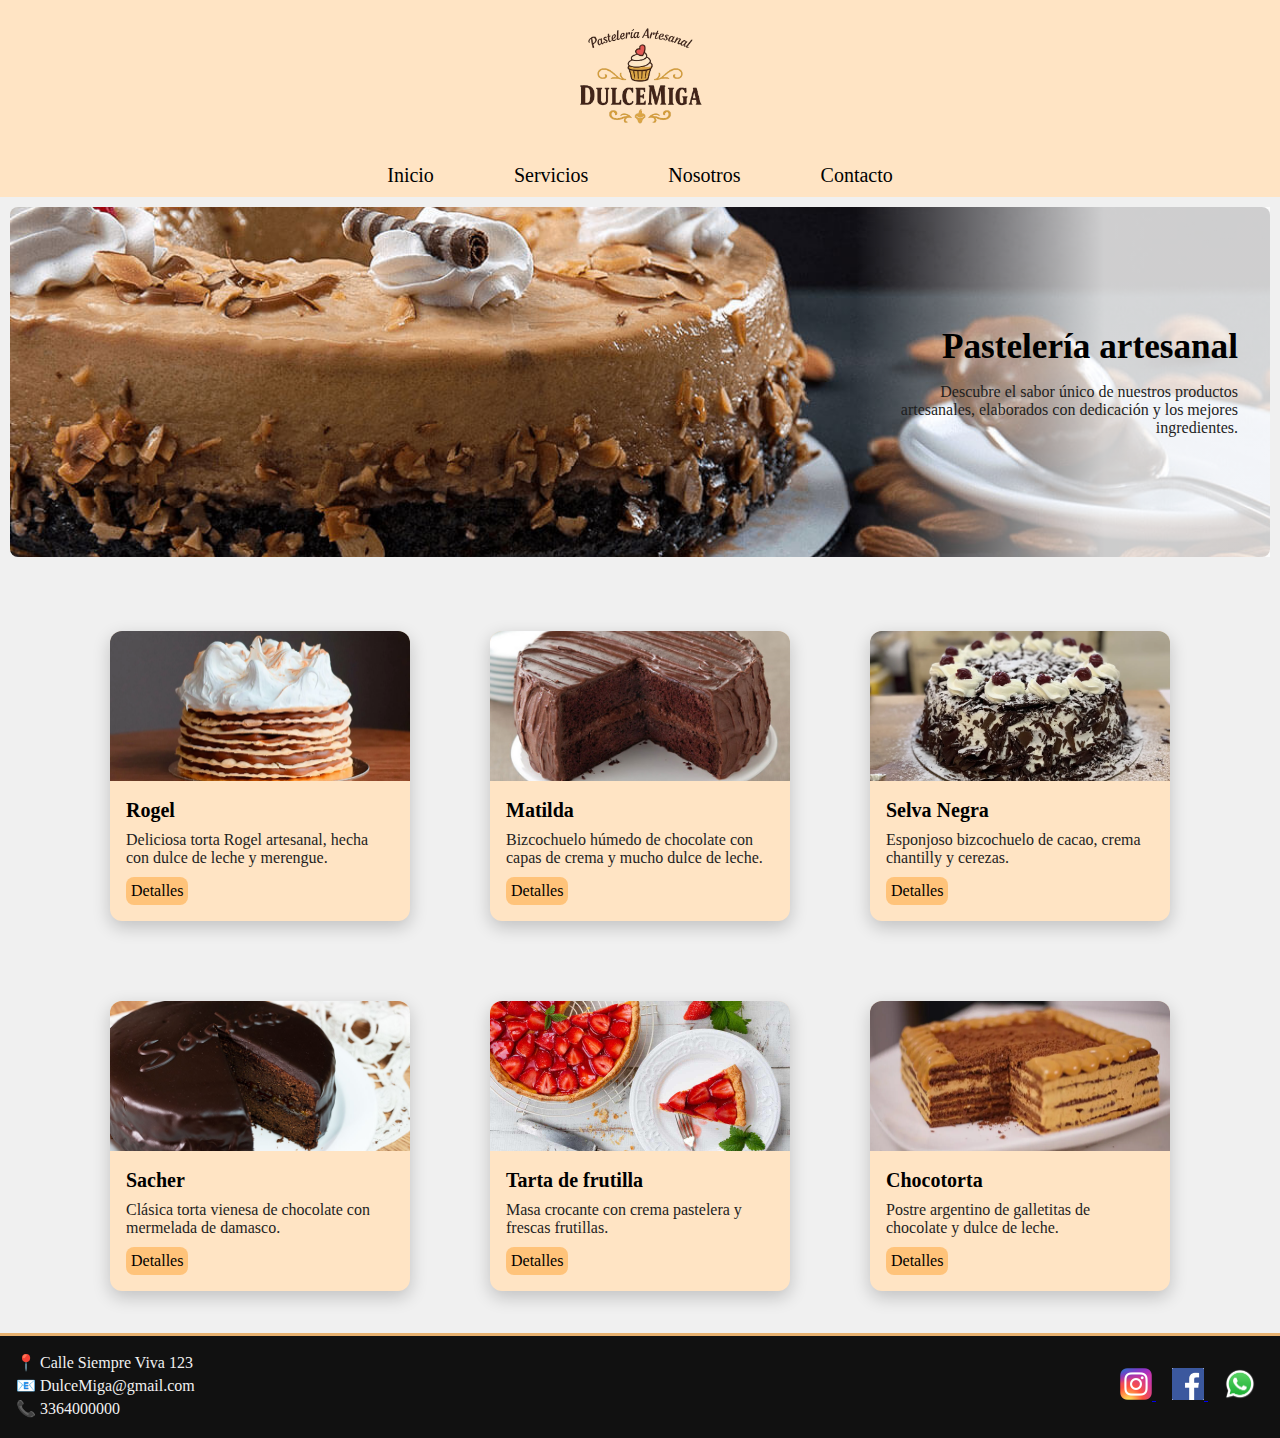
<file: index.html>
<!DOCTYPE html>
<html>
  <head>
    <meta charset="UTF-8" />
    <meta name="viewport" content="width=device-width, initial-scale=1.0" />
    <link rel="stylesheet" href="./css/style.css" />
    <link rel="Logo" type="image/png" href="./img/Logo.png">
    <title>DulceMiga - Pasteleria Artesanal</title>
  </head>
  <body>
    <header>
      <div class="logo">
        <img src="./img/Logo.png" alt="Logo de DulceMiga" />
      </div>
      <nav>
        <ul>
          <li><a class="nav__link" href="./index.html">Inicio</a></li>
          <li>
            <a class="nav__link" href="./pages/servicios.html">Servicios</a>
          </li>
          <li><a class="nav__link" href="./pages/equipo.html">Nosotros</a></li>
          <li>
            <a class="nav__link" href="./pages/contacto.html">Contacto</a>
          </li>
        </ul>
      </nav>
    </header>
    <main>
      <section class="intro">
        <img class="intro__img" src="./img/MediaNoche.jpg" alt="Imagen de presentacion" />
        <aside class="intro__content">
          <h1 class="intro__title">Pastelería artesanal</h1>
          <p class="intro__text">
            Descubre el sabor único de nuestros productos artesanales,
            elaborados con dedicación y los mejores ingredientes.
          </p>
        </aside>
      </section>

      <section class="cards">
        <article class="card">
          <img
            src="./img/rogel.jpg"
            alt="Rogel, torta artesanal"
            loading="lazy"
            class="card__image"
          />
          <div class="card__content">
            <h2 class="card__title">Rogel</h2>
            <p class="card__text">
              Deliciosa torta Rogel artesanal, hecha con dulce de leche y
              merengue.
            </p>
            <div class="card__actions">
              <a href="./pages/servicios.html" class="btn btn__outline">Detalles</a>
            </div>
          </div>
        </article>
        <article class="card">
          <img
            src="./img/Torta-Matilda.jpg"
            alt="Torta Mailda"
            loading="lazy"
            class="card__image"
          />
          <div class="card__content">
            <h2 class="card__title">Matilda</h2>
            <p class="card__text">
              Bizcochuelo húmedo de chocolate con capas de crema y mucho dulce
              de leche.
            </p>
            <div class="card__actions">
              <a href="./pages/servicios.html" class="btn__outline">Detalles</a>
            </div>
          </div>
        </article>
        <article class="card">
          <img
            src="./img/torta_selva_negra.jpg"
            alt="Torta selva negra"
            loading="lazy"
            class="card__image"
          />
          <div class="card__content">
            <h2 class="card__title">Selva Negra</h2>
            <p class="card__text">
              Esponjoso bizcochuelo de cacao, crema chantilly y cerezas.
            </p>
            <div class="card__actions">
              <a href="./pages/servicios.html" class="btn btn__outline">Detalles</a>
            </div>
          </div>
        </article>
        <article class="card">
          <img
            src="./img/torta__sacher.jpg"
            alt="Torta sacher"
            loading="lazy"
            class="card__image"
          />
          <div class="card__content">
            <h2 class="card__title">Sacher</h2>
            <p class="card__text">
              Clásica torta vienesa de chocolate con mermelada de damasco.
            </p>
            <div class="card__actions">
              <a href="./pages/servicios.html" class="btn btn__outline">Detalles</a>
            </div>
          </div>
        </article>
        <article class="card">
          <img
            src="./img/Tarta-de-frutilla.jpg"
            alt="Tarta de frutilla"
            loading="lazy"
            class="card__image"
          />
          <div class="card__content">
            <h2 class="card__title">Tarta de frutilla</h2>
            <p class="card__text">
              Masa crocante con crema pastelera y frescas frutillas.
            </p>
            <div class="card__actions">
              <a href="./pages/servicios.html" class="btn btn__outline">Detalles</a>
            </div>
          </div>
        </article>
        <article class="card">
          <img
            src="./img/torta_chocotorta.jpg"
            alt="Chocotorta"
            loading="lazy"
            class="card__image"
          />
          <div class="card__content">
            <h2 class="card__title">Chocotorta</h2>
            <p class="card__text">
              Postre argentino de galletitas de chocolate y dulce de leche.
            </p>
            <div class="card__actions">
              <a href="./pages/servicios.html" class="btn btn__outline">Detalles</a>
            </div>
          </div>
        </article>
      </section>
    </main>
    <footer class="footer">
      <div class="footer__contact">
        <p>📍 Calle Siempre Viva 123</p>
        <p>📧 DulceMiga@gmail.com</p>
        <p>📞 3364000000</p>
      </div>
      <nav class="footer__networks">
        <a href="https://www.instagram.com/" title="Instagram" target="_blank">
          <img
            class="social__icon"
            src="./img/instagram.jpg"
            alt="Instagram"
          />
        </a>
        <a href="https://www.facebook.com/" title="Facebook" target="_blank">
          <img class="social__icon" src="./img/facebook.jpg" alt="Facebook" />
        </a>
        <a href="https://www.WhatsApp.com/" title="WhatsApp" target="_blank">
          <img class="social__icon" src="./img/WhatsApp.jpg" alt="WhatsApp" />
        </a>
      </nav>
    </footer>
  </body>
</html>
</file>
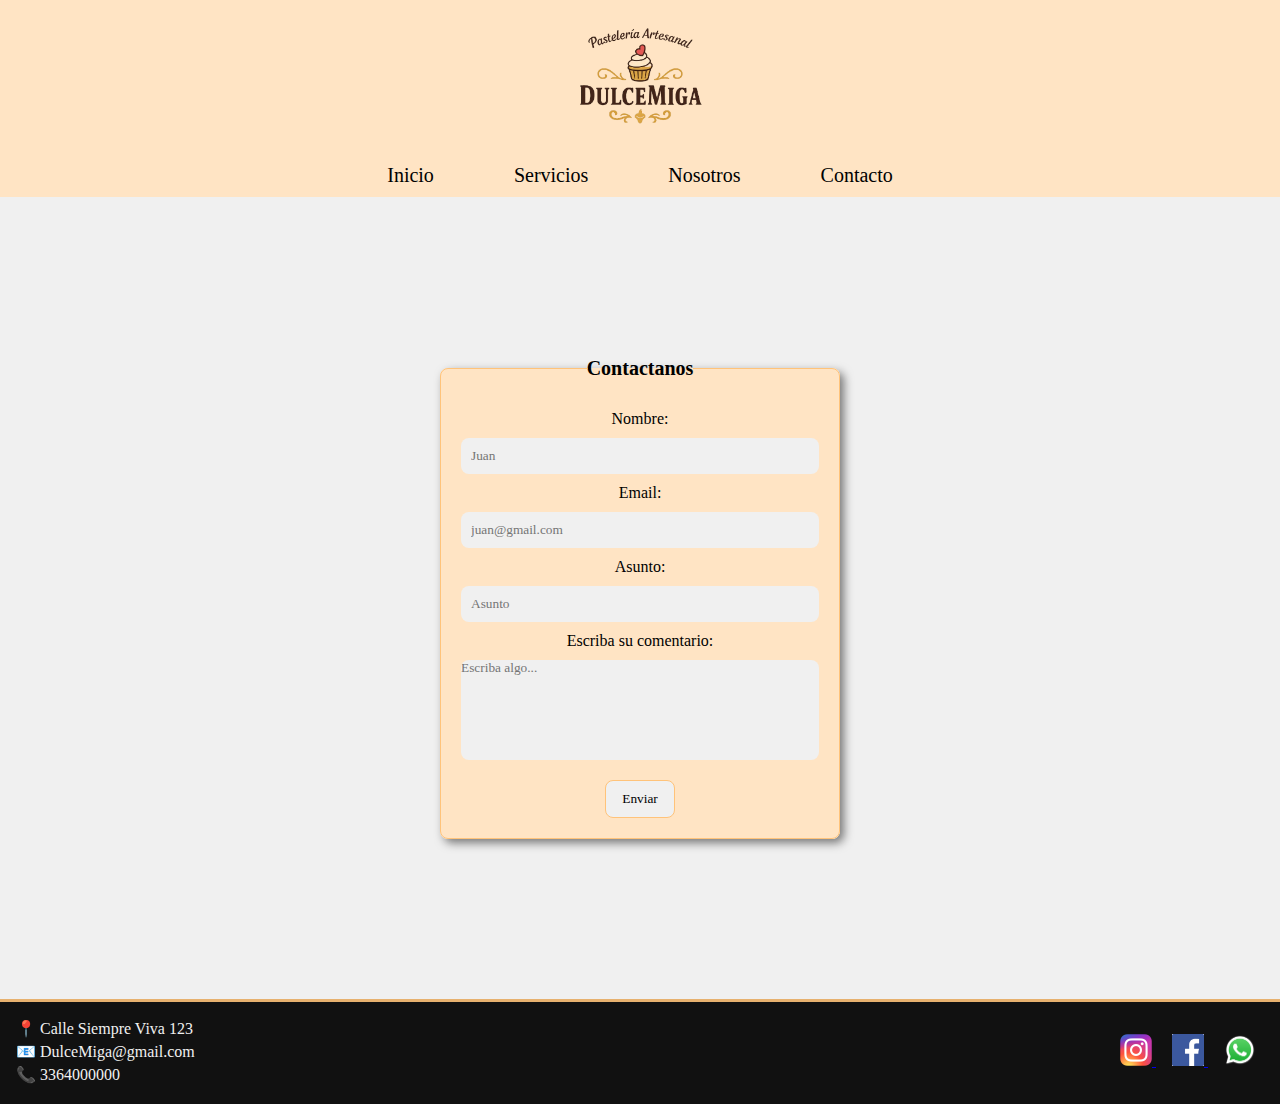
<file: pages/contacto.html>
<!DOCTYPE html>
<html>
  <head>
    <meta charset="UTF-8" />
    <meta name="viewport" content="width=device-width, initial-scale=1.0" />
    <link rel="stylesheet" href="../css/style.css" />
    <link rel="Logo" type="image/png" href="../img/Logo.png" />
    <title>Contacto</title>
  </head>
  <body>
    <header>
      <div class="logo">
        <img src="../img/Logo.png" alt="Logo de DulceMiga" />
      </div>
      <nav>
        <ul>
          <li><a class="nav__link" href="../index.html">Inicio</a></li>
          <li>
            <a class="nav__link" href="../pages/servicios.html">Servicios</a>
          </li>
          <li><a class="nav__link" href="../pages/equipo.html">Nosotros</a></li>
          <li>
            <a class="nav__link" href="../pages/contacto.html">Contacto</a>
          </li>
        </ul>
      </nav>
    </header>
    <main>
      <form action="#" method="#">
        <fieldset class="formulario">
          <legend class="title__form">Contactanos</legend>

          <label for="nombreUsuario">Nombre:</label>
          <input
            type="text"
            id="nombreUsuario"
            name="nombre"
            placeholder="Juan"
            required
          />

          <label for="emailUsuario">Email:</label>
          <input
            type="email"
            id="emailUsuario"
            name="email"
            placeholder="juan@gmail.com"
            required
          />

          <label for="asuntoUsuario">Asunto:</label>
          <input
            type="text"
            id="asuntoUsuario"
            name="asunto"
            placeholder="Asunto"
            required
          />

          <label for="comentario">Escriba su comentario:</label>
          <textarea
            name="comentario"
            id="comentario"
            placeholder="Escriba algo..."
            required
          ></textarea>

          <button type="submit">Enviar</button>
        </fieldset>
      </form>
    </main>
    <footer class="footer">
      <div class="footer__contact">
        <p>📍 Calle Siempre Viva 123</p>
        <p>📧 DulceMiga@gmail.com</p>
        <p>📞 3364000000</p>
      </div>
      <nav class="footer__networks">
        <a href="https://www.instagram.com/" title="Instagram" target="_blank">
          <img
            class="social__icon"
            src="../img/instagram.jpg"
            alt="Instagram"
          />
        </a>
        <a href="https://www.facebook.com/" title="Facebook" target="_blank">
          <img class="social__icon" src="../img/facebook.jpg" alt="Facebook" />
        </a>
        <a href="https://www.WhatsApp.com/" title="WhatsApp" target="_blank">
          <img class="social__icon" src="../img/WhatsApp.jpg" alt="WhatsApp" />
        </a>
      </nav>
    </footer>
  </body>
</html>
</file>
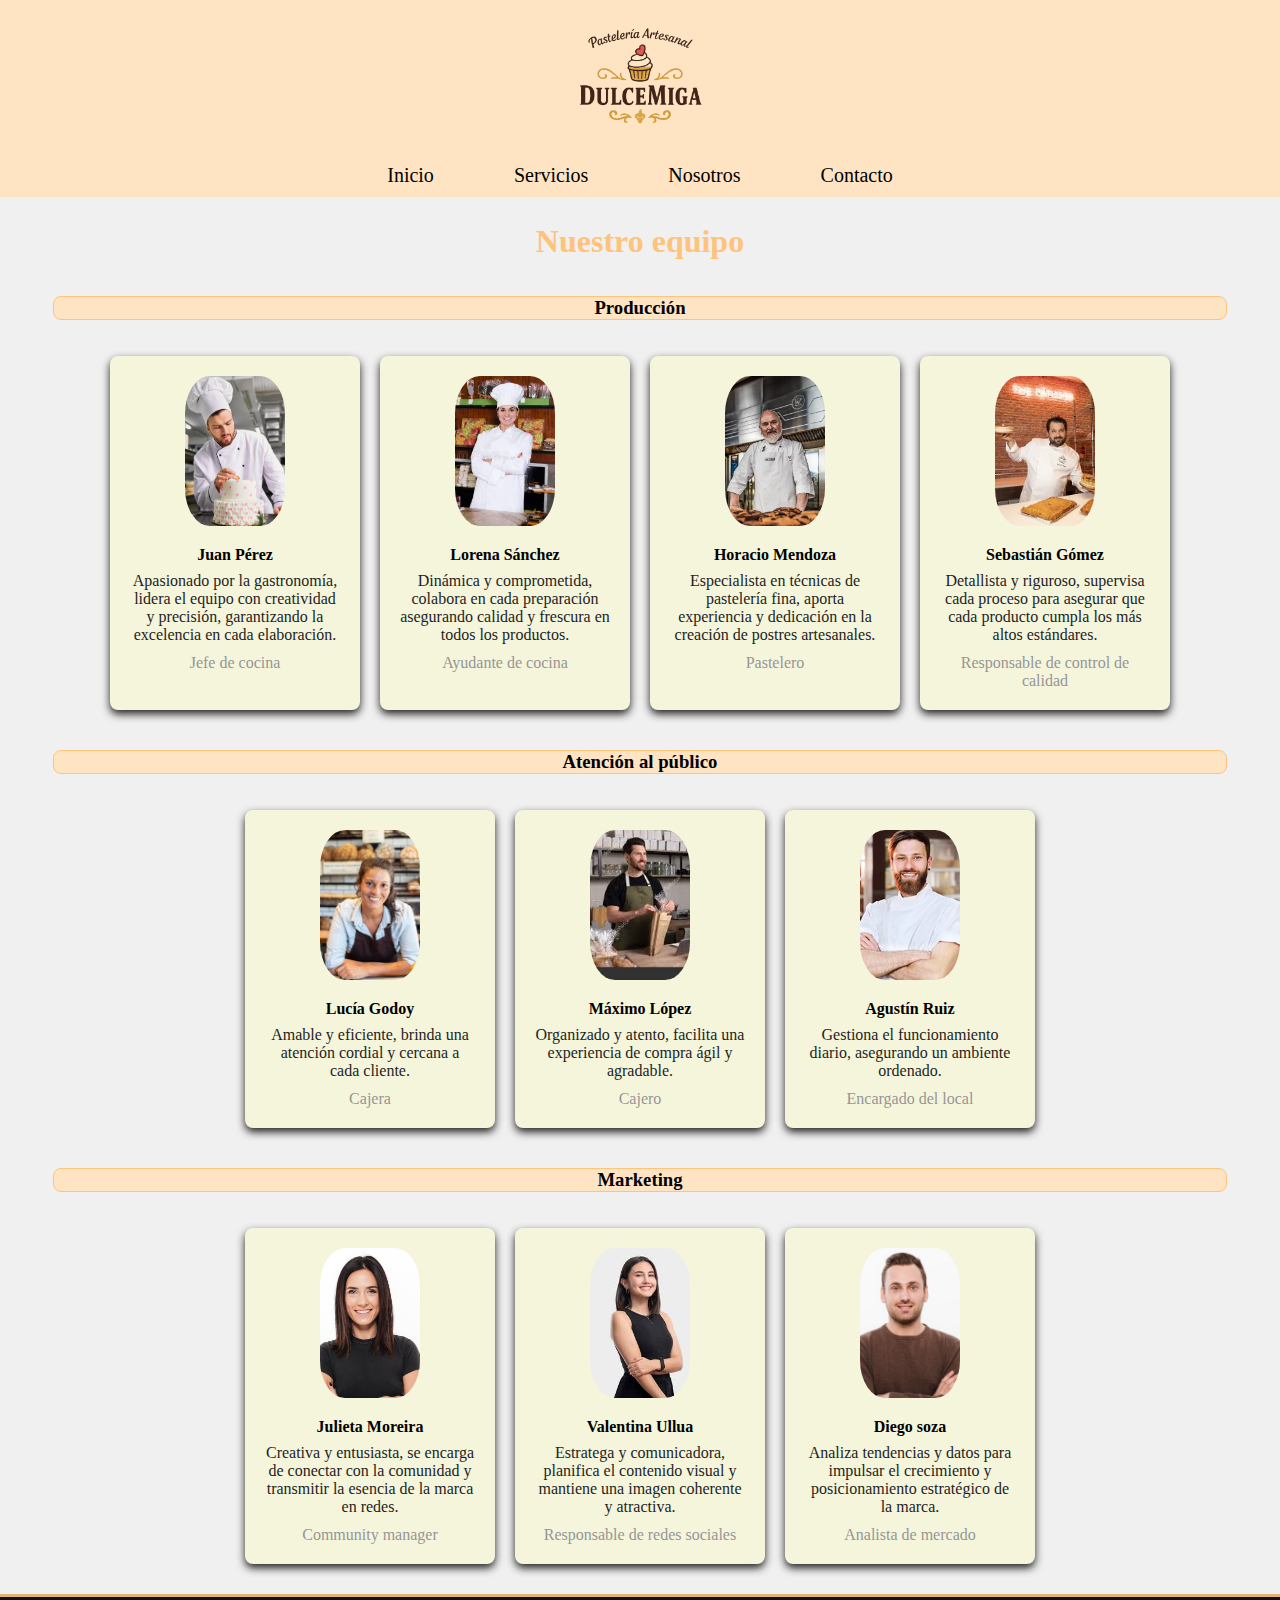
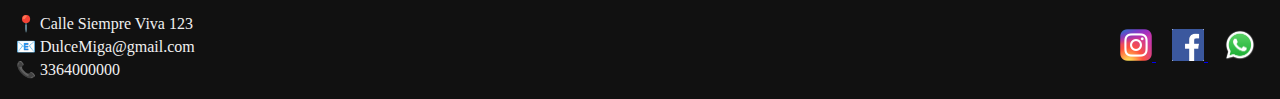
<file: pages/equipo.html>
<!DOCTYPE html>
<html>
  <head>
    <meta charset="UTF-8" />
    <meta name="viewport" content="width=device-width, initial-scale=1.0" />
    <link rel="stylesheet" href="../css/style.css" />
    <link rel="Logo" type="image/png" href="../img/Logo.png" />
    <title>Nosotros</title>
  </head>
  <body>
    <header>
      <div class="logo">
        <img src="../img/Logo.png" alt="Logo de DulceMiga" />
      </div>
      <nav>
        <ul>
          <li><a class="nav__link" href="../index.html">Inicio</a></li>
           <li>
            <a class="nav__link" href="../pages/servicios.html">Servicios</a>
          </li>
          <li><a class="nav__link" href="../pages/equipo.html">Nosotros</a></li>
          <li>
            <a class="nav__link" href="../pages/contacto.html">Contacto</a>
          </li>
        </ul>
      </nav>
    </header>
    <main>
      <section class="team">
        <h2>Nuestro equipo</h2>

        <section class="team__container">
          <h3>Producción</h3>
          <article class="team__card">
            <img src="../img/chef1.jpg" alt="" />
            <h4>Juan Pérez</h4>
            <p class="card__text">
              Apasionado por la gastronomía, lidera el equipo con creatividad y
              precisión, garantizando la excelencia en cada elaboración.
            </p>
            <p class="card__text__two">Jefe de cocina</p>
          </article>
          <article class="team__card">
            <img src="../img/ayudante_pasteleria.jpg" alt="" />
            <h4>Lorena Sánchez</h4>
            <p class="card__text">
              Dinámica y comprometida, colabora en cada preparación asegurando
              calidad y frescura en todos los productos.
            </p>
            <p class="card__text__two">Ayudante de cocina</p>
          </article>
          <article class="team__card">
            <img src="../img/pastelero.jpg" alt="" />
            <h4>Horacio Mendoza</h4>
            <p class="card__text">
              Especialista en técnicas de pastelería fina, aporta experiencia y
              dedicación en la creación de postres artesanales.
            </p>
            <p class="card__text__two">Pastelero</p>
          </article>
          <article class="team__card">
            <img src="../img/control_de_calidad.jpg" alt="" />
            <h4>Sebastián Gómez</h4>
            <p class="card__text">
              Detallista y riguroso, supervisa cada proceso para asegurar que
              cada producto cumpla los más altos estándares.
            </p>
            <p class="card__text__two">Responsable de control de calidad</p>
          </article>
        </section>

        <section class="team__container">
          <h3>Atención al público</h3>
          <article class="team__card">
            <img src="../img/cajera.jpg" alt="" />
            <h4>Lucía Godoy</h4>
            <p class="card__text">
              Amable y eficiente, brinda una atención cordial y cercana a cada
              cliente.
            </p>
            <p class="card__text__two">Cajera</p>
          </article>
          <article class="team__card">
            <img src="../img/cajero.jpg" alt="" />
            <h4>Máximo López</h4>
            <p class="card__text">
              Organizado y atento, facilita una experiencia de compra ágil y
              agradable.
            </p>
            <p class="card__text__two">Cajero</p>
          </article>
          <article class="team__card">
            <img src="../img/encargado_local.jpg" alt="" />
            <h4>Agustín Ruiz</h4>
            <p class="card__text">
              Gestiona el funcionamiento diario, asegurando un ambiente
              ordenado.
            </p>
            <p class="card__text__two">Encargado del local</p>
          </article>
        </section>

        <section class="team__container">
          <h3>Marketing</h3>
          <article class="team__card">
            <img src="../img/comunity_manager.jpg" alt="" />
            <h4>Julieta Moreira</h4>
            <p class="card__text">
              Creativa y entusiasta, se encarga de conectar con la comunidad y
              transmitir la esencia de la marca en redes.
            </p>
            <p class="card__text__two">Community manager</p>
          </article>
          <article class="team__card">
            <img src="../img/encargada_de_publicidades.jfif" alt="" />
            <h4>Valentina Ullua</h4>
            <p class="card__text">
              Estratega y comunicadora, planifica el contenido visual y mantiene
              una imagen coherente y atractiva.
            </p>
            <p class="card__text__two">Responsable de redes sociales</p>
          </article>
          <article class="team__card">
            <img src="../img/analista de mercado.jpg" alt="" />
            <h4>Diego soza</h4>
            <p class="card__text">
              Analiza tendencias y datos para impulsar el crecimiento y
              posicionamiento estratégico de la marca.
            </p>
            <p class="card__text__two">Analista de mercado</p>
          </article>
        </section>
      </section>
    </main>
    <footer class="footer">
      <div class="footer__contact">
        <p>📍 Calle Siempre Viva 123</p>
        <p>📧 DulceMiga@gmail.com</p>
        <p>📞 3364000000</p>
      </div>
      <nav class="footer__networks">
        <a href="https://www.instagram.com/" title="Instagram">
          <img
            class="social__icon"
            src="../img/instagram.jpg"
            alt="Instagram"
          />
        </a>
        <a href="https://www.facebook.com/" title="Facebook">
          <img class="social__icon" src="../img/facebook.jpg" alt="Facebook" />
        </a>
        <a href="https://www.WhatsApp.com/" title="WhatsApp">
          <img class="social__icon" src="../img/WhatsApp.jpg" alt="WhatsApp" />
        </a>
      </nav>
    </footer>
  </body>
</html>
</file>
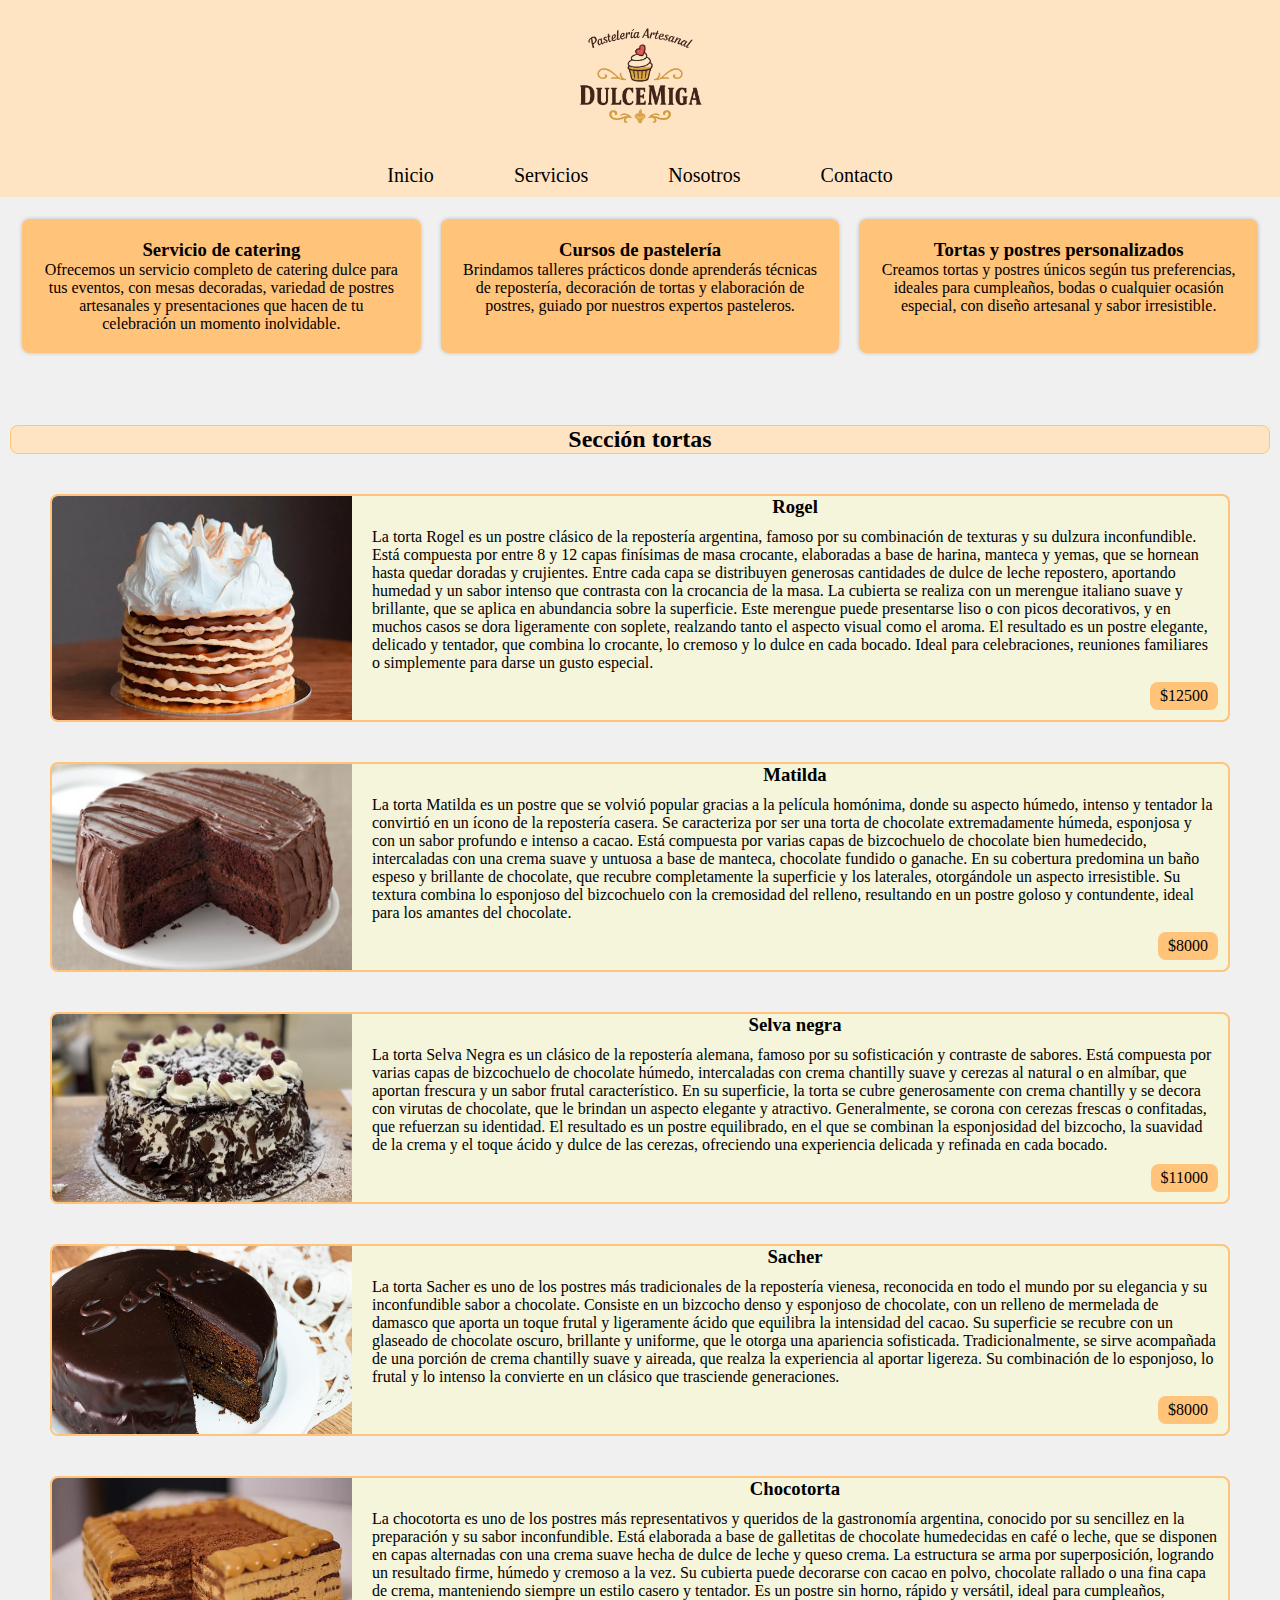
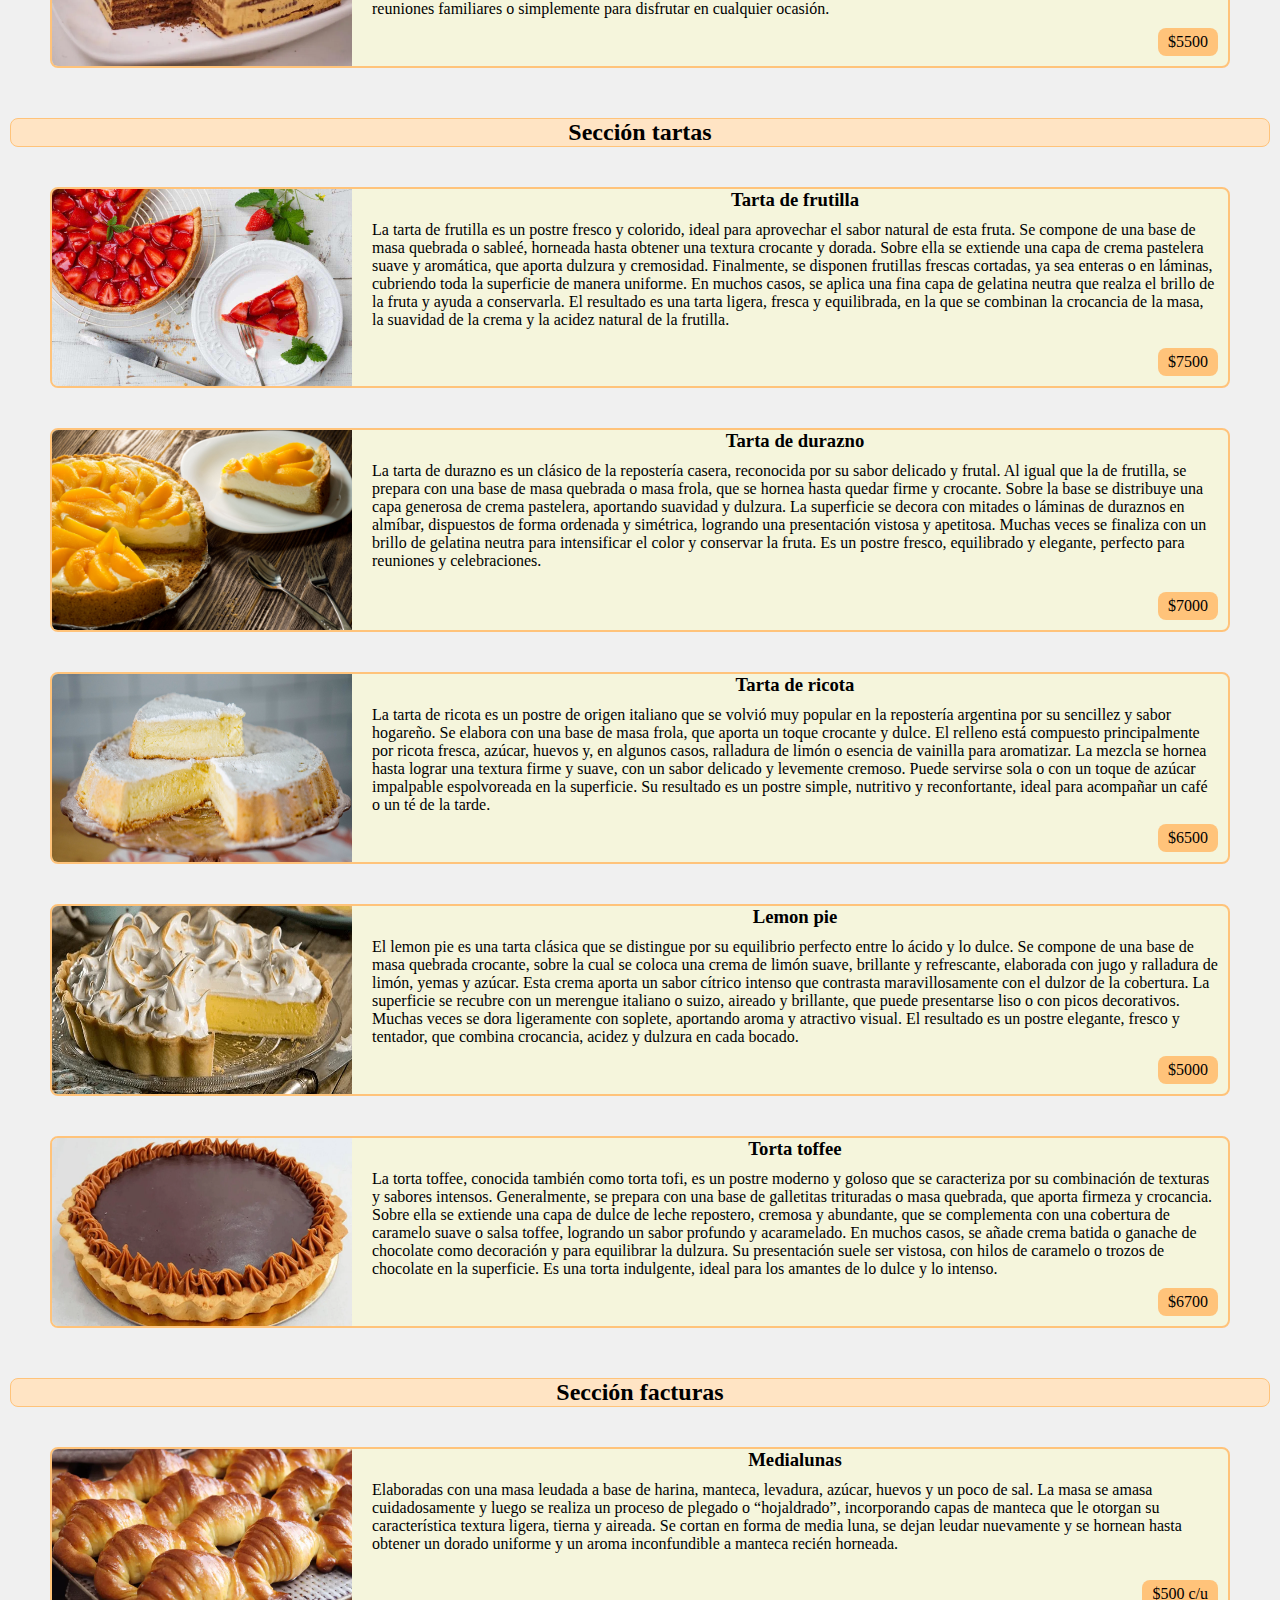
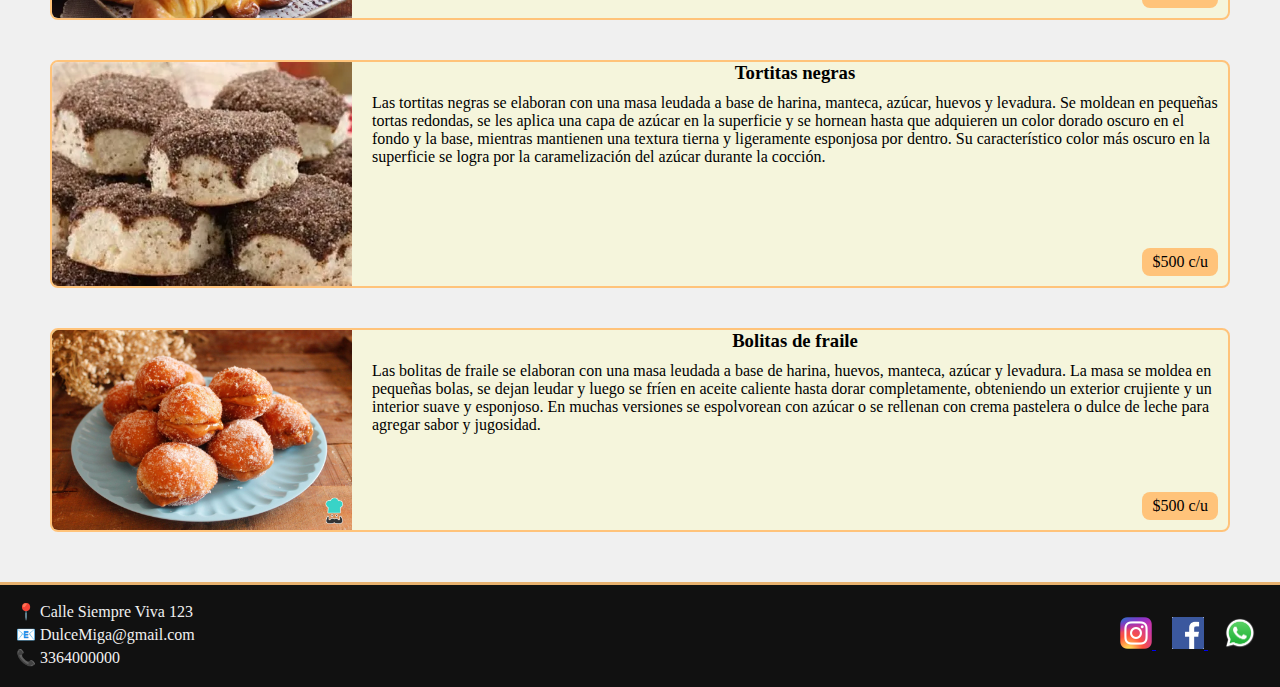
<file: pages/servicios.html>
<!DOCTYPE html>
<html>
  <head>
    <meta charset="UTF-8" />
    <meta name="viewport" content="width=device-width, initial-scale=1.0" />
    <link rel="stylesheet" href="../css/style.css" />
    <link rel="Logo" type="image/png" href="../img/Logo.png" />
    <title>Servicios</title>
  </head>
  <body>
    <header>
      <div class="logo">
        <img src="../img/Logo.png" alt="Logo de DulceMiga" />
      </div>
      <nav>
        <ul>
          <li><a class="nav__link" href="../index.html">Inicio</a></li>
           <li>
            <a class="nav__link" href="../pages/servicios.html">Servicios</a>
          </li>
          <li><a class="nav__link" href="../pages/equipo.html">Nosotros</a></li>
          <li>
            <a class="nav__link" href="../pages/contacto.html">Contacto</a>
          </li>
        </ul>
      </nav>
    </header>
    <main>
      <section class="services">
        <article class="service">
          <h3>Servicio de catering</h3>
          <p>
            Ofrecemos un servicio completo de catering dulce para tus eventos,
            con mesas decoradas, variedad de postres artesanales y
            presentaciones que hacen de tu celebración un momento inolvidable.
          </p>
        </article>
        <article class="service">
          <h3>Cursos de pastelería</h3>
          <p>
            Brindamos talleres prácticos donde aprenderás técnicas de
            repostería, decoración de tortas y elaboración de postres, guiado
            por nuestros expertos pasteleros.
          </p>
        </article>
        <article class="service">
          <h3>Tortas y postres personalizados</h3>
          <p>
            Creamos tortas y postres únicos según tus preferencias, ideales para
            cumpleaños, bodas o cualquier ocasión especial, con diseño artesanal
            y sabor irresistible.
          </p>
        </article>
      </section>
      <section>
        <section>
          <h2 class="title-section">Sección tortas</h2>
          <article class="card__services">
            <img
              src="../img/rogel.jpg"
              alt="Rogel, torta artesanal"
              loading="lazy"
              class="card__img__services"
            />
            <div class="card__content__services">
              <h3 class="card__title__servcices">Rogel</h3>
              <p class="card__text__services">
                La torta Rogel es un postre clásico de la repostería argentina,
                famoso por su combinación de texturas y su dulzura
                inconfundible. Está compuesta por entre 8 y 12 capas finísimas
                de masa crocante, elaboradas a base de harina, manteca y yemas,
                que se hornean hasta quedar doradas y crujientes. Entre cada
                capa se distribuyen generosas cantidades de dulce de leche
                repostero, aportando humedad y un sabor intenso que contrasta
                con la crocancia de la masa. La cubierta se realiza con un
                merengue italiano suave y brillante, que se aplica en abundancia
                sobre la superficie. Este merengue puede presentarse liso o con
                picos decorativos, y en muchos casos se dora ligeramente con
                soplete, realzando tanto el aspecto visual como el aroma. El
                resultado es un postre elegante, delicado y tentador, que
                combina lo crocante, lo cremoso y lo dulce en cada bocado. Ideal
                para celebraciones, reuniones familiares o simplemente para
                darse un gusto especial.
              </p>
              <span class="card__price__services">$12500</span>
            </div>
          </article>
          <article class="card__services">
            <img
              src="../img/Torta-Matilda.jpg"
              alt="Torta Matilda"
              loading="lazy"
              class="card__img__services"
            />
            <div class="card__content__services">
              <h3 class="card__title__servcices">Matilda</h3>
              <p class="card__text__services">
                La torta Matilda es un postre que se volvió popular gracias a la
                película homónima, donde su aspecto húmedo, intenso y tentador
                la convirtió en un ícono de la repostería casera. Se caracteriza
                por ser una torta de chocolate extremadamente húmeda, esponjosa
                y con un sabor profundo e intenso a cacao. Está compuesta por
                varias capas de bizcochuelo de chocolate bien humedecido,
                intercaladas con una crema suave y untuosa a base de manteca,
                chocolate fundido o ganache. En su cobertura predomina un baño
                espeso y brillante de chocolate, que recubre completamente la
                superficie y los laterales, otorgándole un aspecto irresistible.
                Su textura combina lo esponjoso del bizcochuelo con la
                cremosidad del relleno, resultando en un postre goloso y
                contundente, ideal para los amantes del chocolate.
              </p>
              <span class="card__price__services">$8000</span>
            </div>
          </article>
          <article class="card__services">
            <img
              src="../img/torta_selva_negra.jpg"
              alt="Torta selva negra"
              loading="lazy"
              class="card__img__services"
            />
            <div class="card__content__services">
              <h3 class="card__title__servcices">Selva negra</h3>
              <p class="card__text__services">
                La torta Selva Negra es un clásico de la repostería alemana,
                famoso por su sofisticación y contraste de sabores. Está
                compuesta por varias capas de bizcochuelo de chocolate húmedo,
                intercaladas con crema chantilly suave y cerezas al natural o en
                almíbar, que aportan frescura y un sabor frutal característico.
                En su superficie, la torta se cubre generosamente con crema
                chantilly y se decora con virutas de chocolate, que le brindan
                un aspecto elegante y atractivo. Generalmente, se corona con
                cerezas frescas o confitadas, que refuerzan su identidad. El
                resultado es un postre equilibrado, en el que se combinan la
                esponjosidad del bizcocho, la suavidad de la crema y el toque
                ácido y dulce de las cerezas, ofreciendo una experiencia
                delicada y refinada en cada bocado.
              </p>
              <span class="card__price__services">$11000</span>
            </div>
          </article>
          <article class="card__services">
            <img
              src="../img/torta__sacher.jpg"
              alt="Torta sacher"
              loading="lazy"
              class="card__img__services"
            />
            <div class="card__content__services">
              <h3 class="card__title__servcices">Sacher</h3>
              <p class="card__text__services">
                La torta Sacher es uno de los postres más tradicionales de la
                repostería vienesa, reconocida en todo el mundo por su elegancia
                y su inconfundible sabor a chocolate. Consiste en un bizcocho
                denso y esponjoso de chocolate, con un relleno de mermelada de
                damasco que aporta un toque frutal y ligeramente ácido que
                equilibra la intensidad del cacao. Su superficie se recubre con
                un glaseado de chocolate oscuro, brillante y uniforme, que le
                otorga una apariencia sofisticada. Tradicionalmente, se sirve
                acompañada de una porción de crema chantilly suave y aireada,
                que realza la experiencia al aportar ligereza. Su combinación de
                lo esponjoso, lo frutal y lo intenso la convierte en un clásico
                que trasciende generaciones.
              </p>
              <span class="card__price__services">$8000</span>
            </div>
          </article>
          <article class="card__services">
            <img
              src="../img/torta_chocotorta.jpg"
              alt="Chocotorta"
              loading="lazy"
              class="card__img__services"
            />
            <div class="card__content__services">
              <h3 class="card__title__servcices">Chocotorta</h3>
              <p class="card__text__services">
                La chocotorta es uno de los postres más representativos y
                queridos de la gastronomía argentina, conocido por su sencillez
                en la preparación y su sabor inconfundible. Está elaborada a
                base de galletitas de chocolate humedecidas en café o leche, que
                se disponen en capas alternadas con una crema suave hecha de
                dulce de leche y queso crema. La estructura se arma por
                superposición, logrando un resultado firme, húmedo y cremoso a
                la vez. Su cubierta puede decorarse con cacao en polvo,
                chocolate rallado o una fina capa de crema, manteniendo siempre
                un estilo casero y tentador. Es un postre sin horno, rápido y
                versátil, ideal para cumpleaños, reuniones familiares o
                simplemente para disfrutar en cualquier ocasión.
              </p>
              <span class="card__price__services">$5500</span>
            </div>
          </article>
        </section>
        <section>
          <h2 class="title-section">Sección tartas</h2>
          <article class="card__services">
            <img
              src="../img/Tarta-de-frutilla.jpg"
              alt="Tarta de frutilla"
              loading="lazy"
              class="card__img__services"
            />
            <div class="card__content__services">
              <h3 class="card__title__servcices">Tarta de frutilla</h3>
              <p class="card__text__services">
                La tarta de frutilla es un postre fresco y colorido, ideal para
                aprovechar el sabor natural de esta fruta. Se compone de una
                base de masa quebrada o sableé, horneada hasta obtener una
                textura crocante y dorada. Sobre ella se extiende una capa de
                crema pastelera suave y aromática, que aporta dulzura y
                cremosidad. Finalmente, se disponen frutillas frescas cortadas,
                ya sea enteras o en láminas, cubriendo toda la superficie de
                manera uniforme. En muchos casos, se aplica una fina capa de
                gelatina neutra que realza el brillo de la fruta y ayuda a
                conservarla. El resultado es una tarta ligera, fresca y
                equilibrada, en la que se combinan la crocancia de la masa, la
                suavidad de la crema y la acidez natural de la frutilla.
              </p>
              <span class="card__price__services">$7500</span>
            </div>
          </article>
          <article class="card__services">
            <img
              src="../img/tarta_durazno.jpg"
              alt="Tarta de durazno"
              loading="lazy"
              class="card__img__services"
            />
            <div class="card__content__services">
              <h3 class="card__title__servcices">Tarta de durazno</h3>
              <p class="card__text__services">
                La tarta de durazno es un clásico de la repostería casera,
                reconocida por su sabor delicado y frutal. Al igual que la de
                frutilla, se prepara con una base de masa quebrada o masa frola,
                que se hornea hasta quedar firme y crocante. Sobre la base se
                distribuye una capa generosa de crema pastelera, aportando
                suavidad y dulzura. La superficie se decora con mitades o
                láminas de duraznos en almíbar, dispuestos de forma ordenada y
                simétrica, logrando una presentación vistosa y apetitosa. Muchas
                veces se finaliza con un brillo de gelatina neutra para
                intensificar el color y conservar la fruta. Es un postre fresco,
                equilibrado y elegante, perfecto para reuniones y celebraciones.
              </p>
              <span class="card__price__services">$7000</span>
            </div>
          </article>
          <article class="card__services">
            <img
              src="../img/tarta_ricota.jpg"
              alt="Tarta de ricota"
              loading="lazy"
              class="card__img__services"
            />
            <div class="card__content__services">
              <h3 class="card__title__servcices">Tarta de ricota</h3>
              <p class="card__text__services">
                La tarta de ricota es un postre de origen italiano que se volvió
                muy popular en la repostería argentina por su sencillez y sabor
                hogareño. Se elabora con una base de masa frola, que aporta un
                toque crocante y dulce. El relleno está compuesto principalmente
                por ricota fresca, azúcar, huevos y, en algunos casos, ralladura
                de limón o esencia de vainilla para aromatizar. La mezcla se
                hornea hasta lograr una textura firme y suave, con un sabor
                delicado y levemente cremoso. Puede servirse sola o con un toque
                de azúcar impalpable espolvoreada en la superficie. Su resultado
                es un postre simple, nutritivo y reconfortante, ideal para
                acompañar un café o un té de la tarde.
              </p>
              <span class="card__price__services">$6500</span>
            </div>
          </article>
          <article class="card__services">
            <img
              src="../img/Lemon-Pie.jpg"
              alt="Lemon pie"
              loading="lazy"
              class="card__img__services"
            />
            <div class="card__content__services">
              <h3 class="card__title__servcices">Lemon pie</h3>
              <p class="card__text__services">
                El lemon pie es una tarta clásica que se distingue por su
                equilibrio perfecto entre lo ácido y lo dulce. Se compone de una
                base de masa quebrada crocante, sobre la cual se coloca una
                crema de limón suave, brillante y refrescante, elaborada con
                jugo y ralladura de limón, yemas y azúcar. Esta crema aporta un
                sabor cítrico intenso que contrasta maravillosamente con el
                dulzor de la cobertura. La superficie se recubre con un merengue
                italiano o suizo, aireado y brillante, que puede presentarse
                liso o con picos decorativos. Muchas veces se dora ligeramente
                con soplete, aportando aroma y atractivo visual. El resultado es
                un postre elegante, fresco y tentador, que combina crocancia,
                acidez y dulzura en cada bocado.
              </p>
              <span class="card__price__services">$5000</span>
            </div>
          </article>
          <article class="card__services">
            <img
              src="../img/torta_toffee.jpg"
              alt="Torta toffe"
              loading="lazy"
              class="card__img__services"
            />
            <div class="card__content__services">
              <h3 class="card__title__servcices">Torta toffee</h3>
              <p class="card__text__services">
                La torta toffee, conocida también como torta tofi, es un postre
                moderno y goloso que se caracteriza por su combinación de
                texturas y sabores intensos. Generalmente, se prepara con una
                base de galletitas trituradas o masa quebrada, que aporta
                firmeza y crocancia. Sobre ella se extiende una capa de dulce de
                leche repostero, cremosa y abundante, que se complementa con una
                cobertura de caramelo suave o salsa toffee, logrando un sabor
                profundo y acaramelado. En muchos casos, se añade crema batida o
                ganache de chocolate como decoración y para equilibrar la
                dulzura. Su presentación suele ser vistosa, con hilos de
                caramelo o trozos de chocolate en la superficie. Es una torta
                indulgente, ideal para los amantes de lo dulce y lo intenso.
              </p>
              <span class="card__price__services">$6700</span>
            </div>
          </article>
        </section>
        <section>
          <h2 class="title-section">Sección facturas</h2>
          <article class="card__services">
            <img
              src="../img/medialunas.jpg"
              alt="Medialunas"
              loading="lazy"
              class="card__img__services"
            />
            <div class="card__content__services">
              <h3 class="card__title__servcices">Medialunas</h3>
              <p class="card__text__services">
                Elaboradas con una masa leudada a base de harina, manteca,
                levadura, azúcar, huevos y un poco de sal. La masa se amasa
                cuidadosamente y luego se realiza un proceso de plegado o
                “hojaldrado”, incorporando capas de manteca que le otorgan su
                característica textura ligera, tierna y aireada. Se cortan en
                forma de media luna, se dejan leudar nuevamente y se hornean
                hasta obtener un dorado uniforme y un aroma inconfundible a
                manteca recién horneada.
              </p>
              <span class="card__price__services">$500 c/u</span>
            </div>
          </article>
          <article class="card__services">
            <img
              src="../img/torta_negra.jpg"
              alt="Tortitas negras"
              loading="lazy"
              class="card__img__services"
            />
            <div class="card__content__services">
              <h3 class="card__title__servcices">Tortitas negras</h3>
              <p class="card__text__services">
                Las tortitas negras se elaboran con una masa leudada a base de
                harina, manteca, azúcar, huevos y levadura. Se moldean en
                pequeñas tortas redondas, se les aplica una capa de azúcar en la
                superficie y se hornean hasta que adquieren un color dorado
                oscuro en el fondo y la base, mientras mantienen una textura
                tierna y ligeramente esponjosa por dentro. Su característico
                color más oscuro en la superficie se logra por la caramelización
                del azúcar durante la cocción.
              </p>
              <span class="card__price__services">$500 c/u</span>
            </div>
          </article>
          <article class="card__services">
            <img
              src="../img/bolas_fraile.jpg"
              alt="Bolitas de fraile"
              loading="lazy"
              class="card__img__services"
            />
            <div class="card__content__services">
              <h3 class="card__title__servcices">Bolitas de fraile</h3>
              <p class="card__text__services">
                Las bolitas de fraile se elaboran con una masa leudada a base de
                harina, huevos, manteca, azúcar y levadura. La masa se moldea en
                pequeñas bolas, se dejan leudar y luego se fríen en aceite
                caliente hasta dorar completamente, obteniendo un exterior
                crujiente y un interior suave y esponjoso. En muchas versiones
                se espolvorean con azúcar o se rellenan con crema pastelera o
                dulce de leche para agregar sabor y jugosidad.
              </p>
              <span class="card__price__services">$500 c/u</span>
            </div>
          </article>
        </section>
      </section>
    </main>
    <footer class="footer">
      <div class="footer__contact">
        <p>📍 Calle Siempre Viva 123</p>
        <p>📧 DulceMiga@gmail.com</p>
        <p>📞 3364000000</p>
      </div>
      <nav class="footer__networks">
        <a href="https://www.instagram.com/" title="Instagram">
          <img
            class="social__icon"
            src="../img/instagram.jpg"
            alt="Instagram"
          />
        </a>
        <a href="https://www.facebook.com/" title="Facebook">
          <img class="social__icon" src="../img/facebook.jpg" alt="Facebook" />
        </a>
        <a href="https://www.WhatsApp.com/" title="WhatsApp">
          <img class="social__icon" src="../img/WhatsApp.jpg" alt="WhatsApp" />
        </a>
      </nav>
    </footer>
  </body>
</html>
</file>
<file: css/style.css>
@import url(./footer.css);
@import url(./header.css);
@import url(./card.css);
@import url(./main.css);
@import url(./contacto.css);
@import url(./variables.css);
@import url(./nosotros.css);
@import url(./sevicios.css);
* {
  margin: 0;
  padding: 0;
  box-sizing: border-box;
}
html,
body {
  height: 100%;
  margin: 0;
}
body {
  display: flex;
  flex-direction: column;
}
@media (max-width: 320px) {
  body {
    min-width: 320px;
    overflow-x: hidden;
  }
  
  main {
    padding: 5px;
  }
}
</file>
